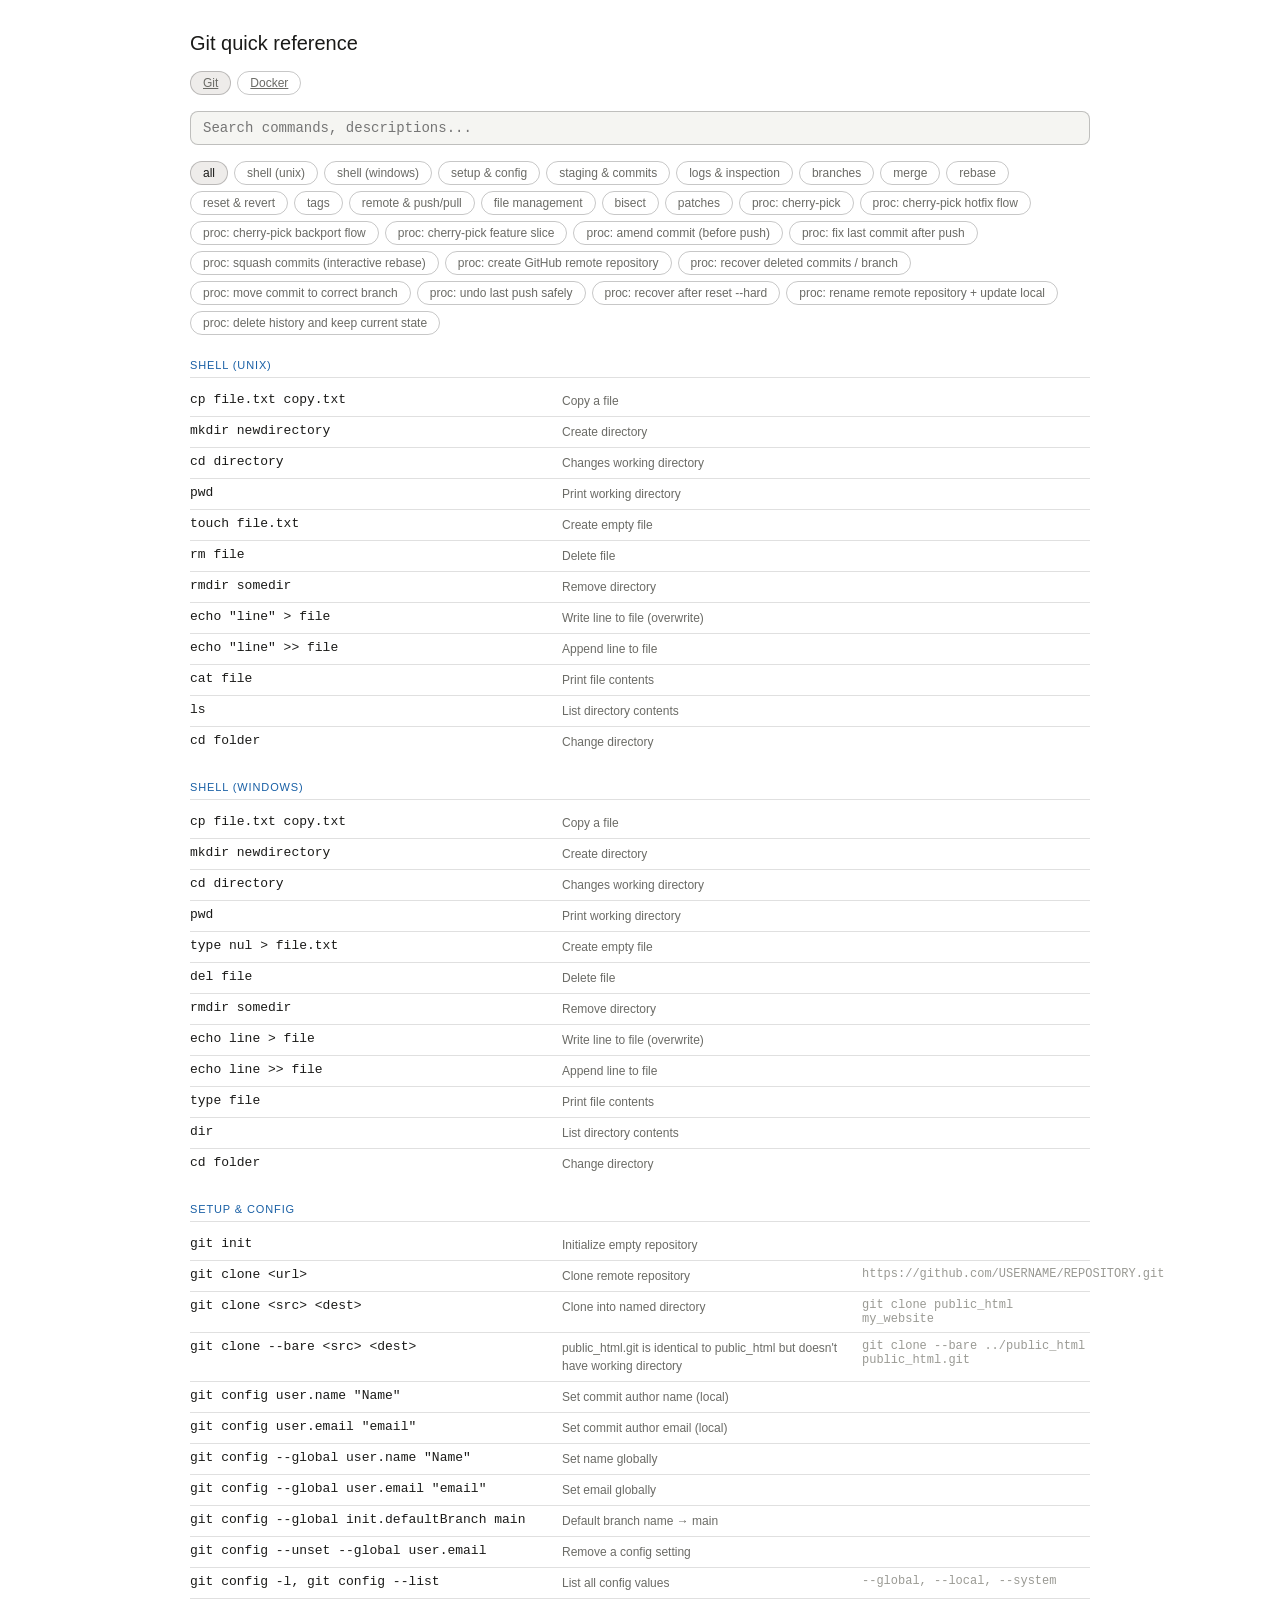
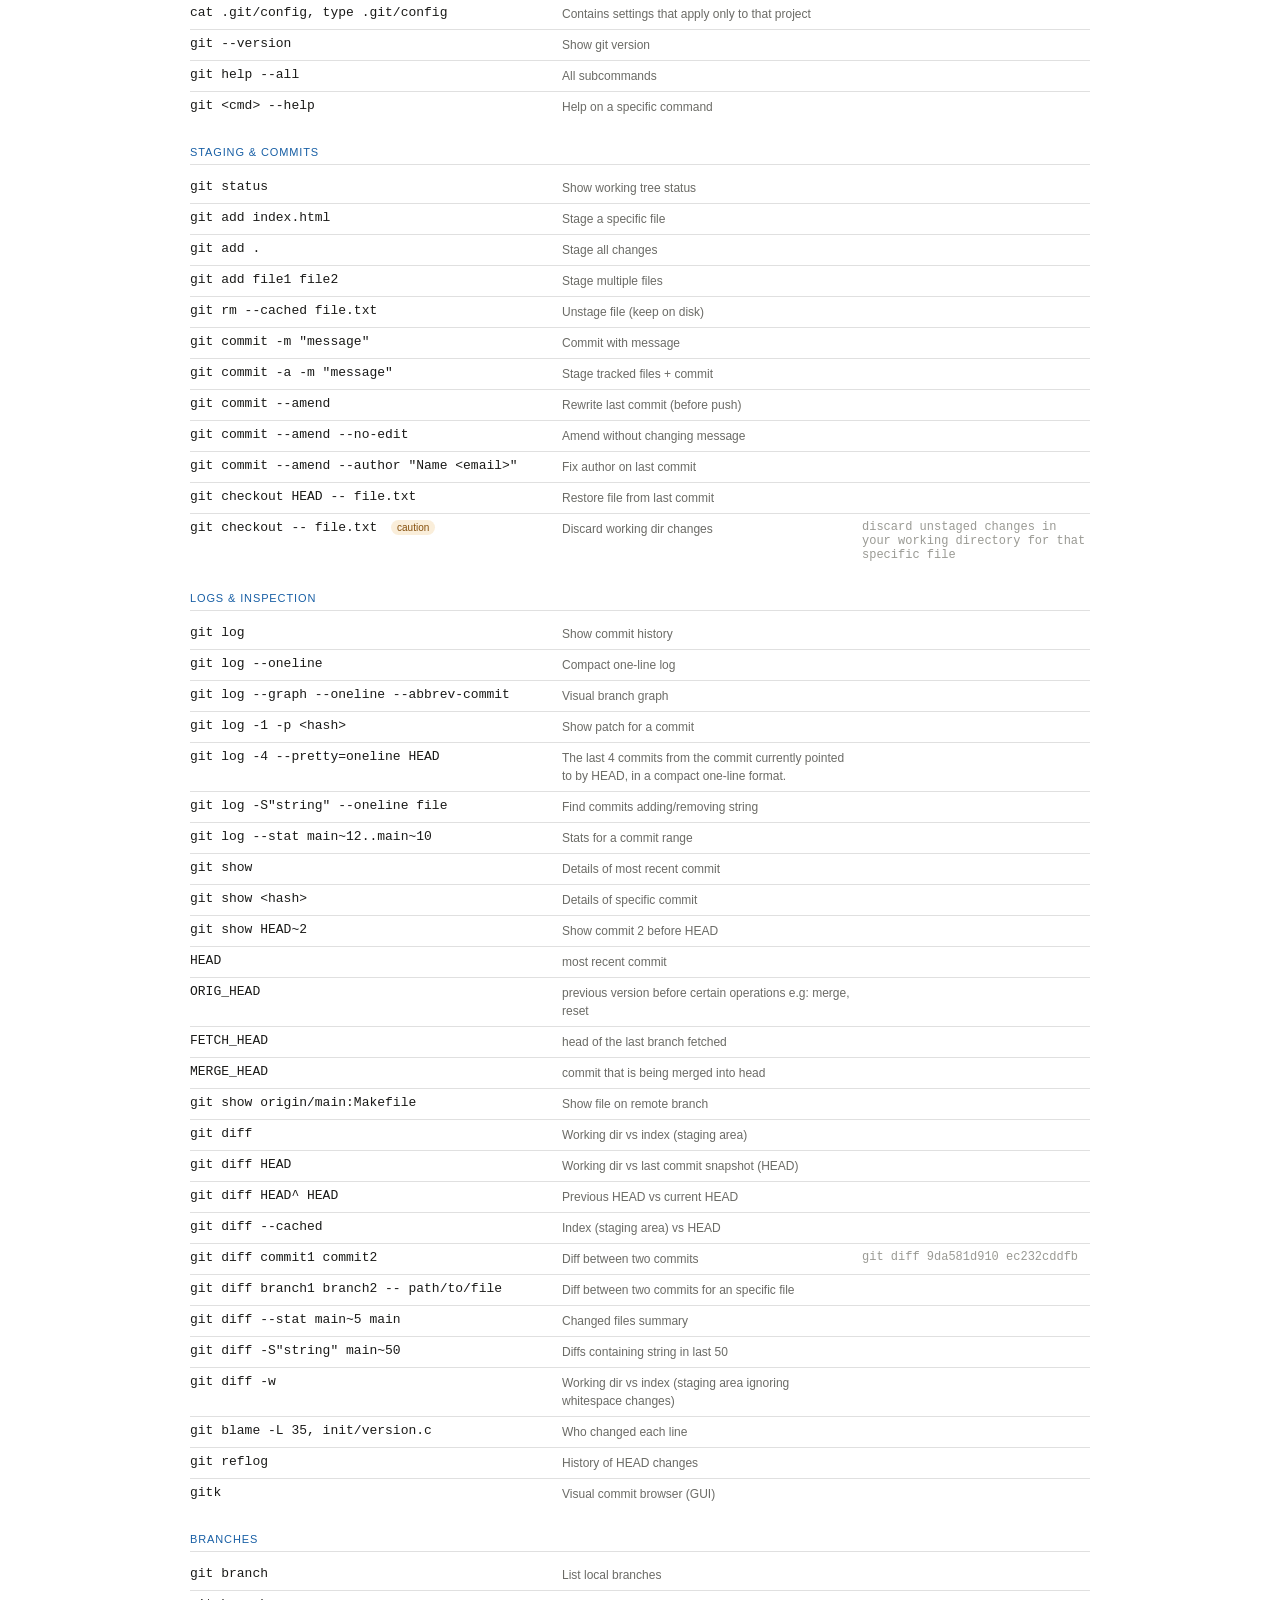
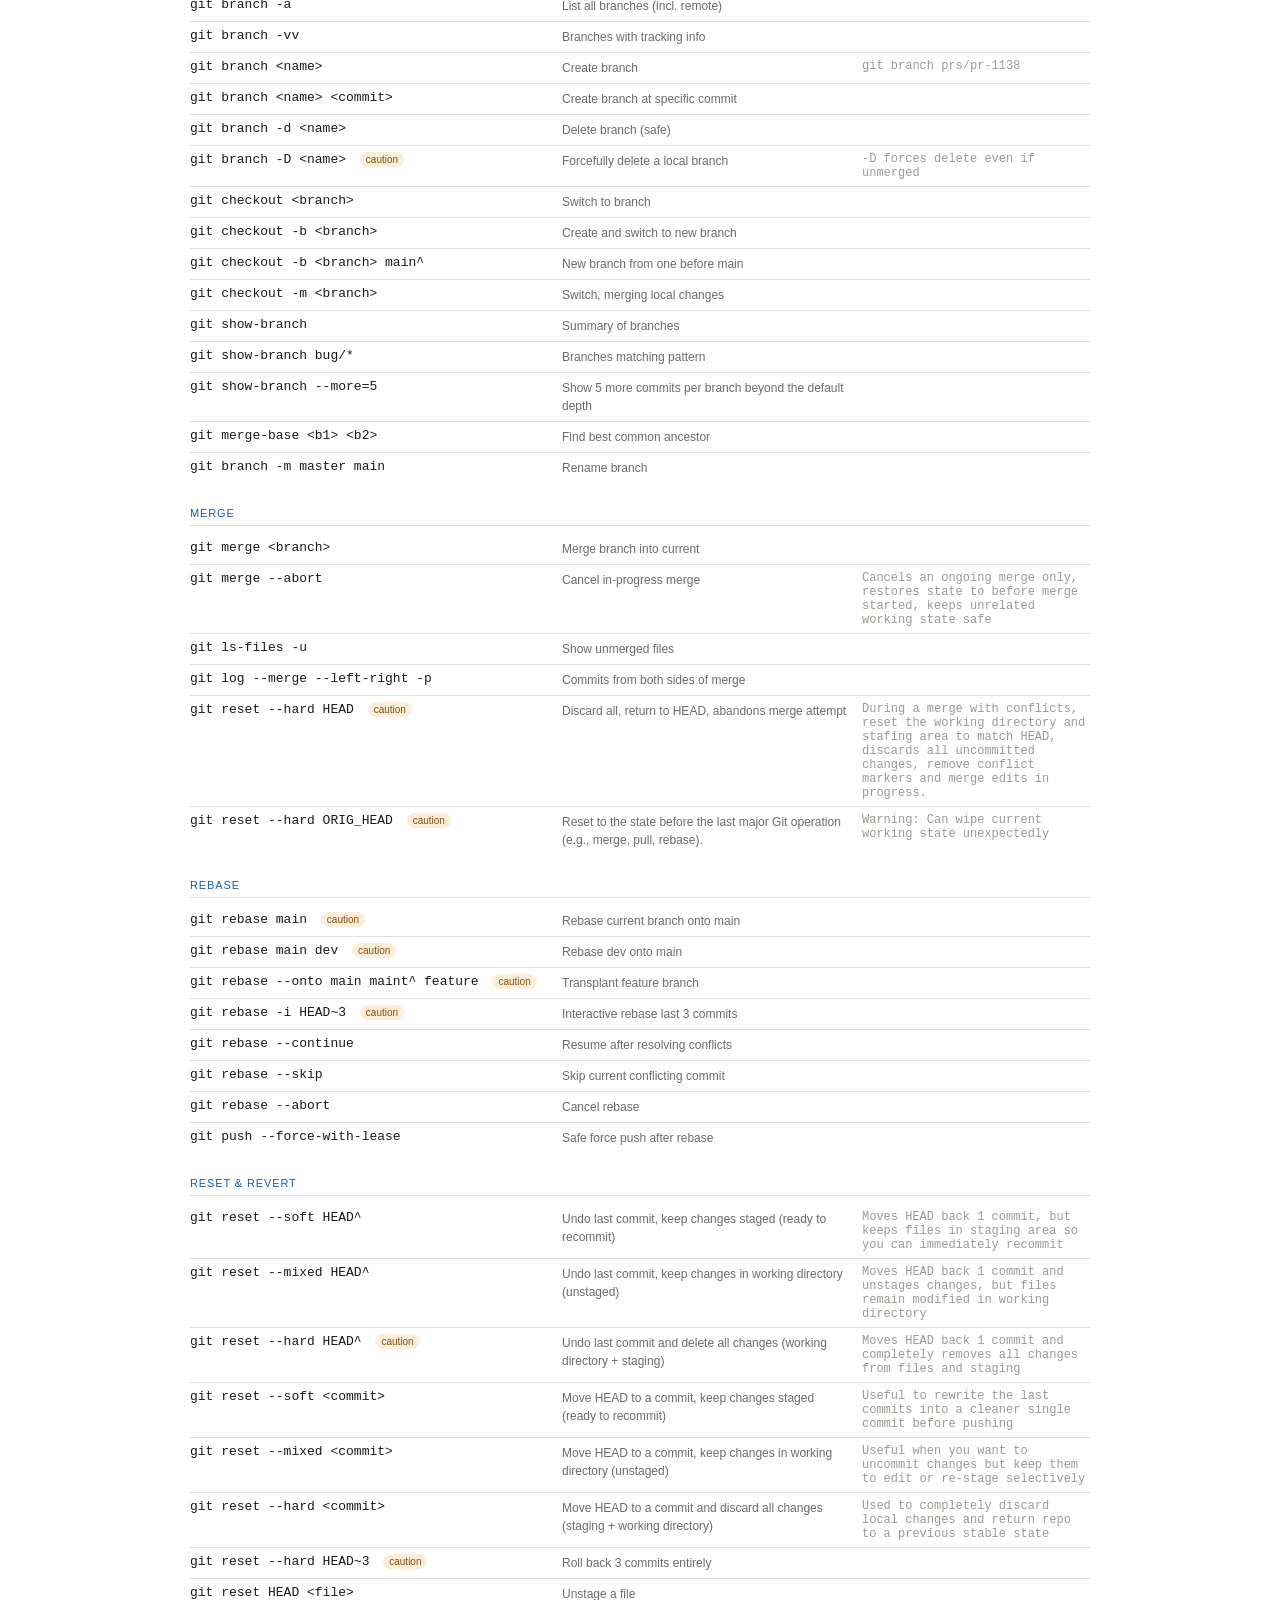
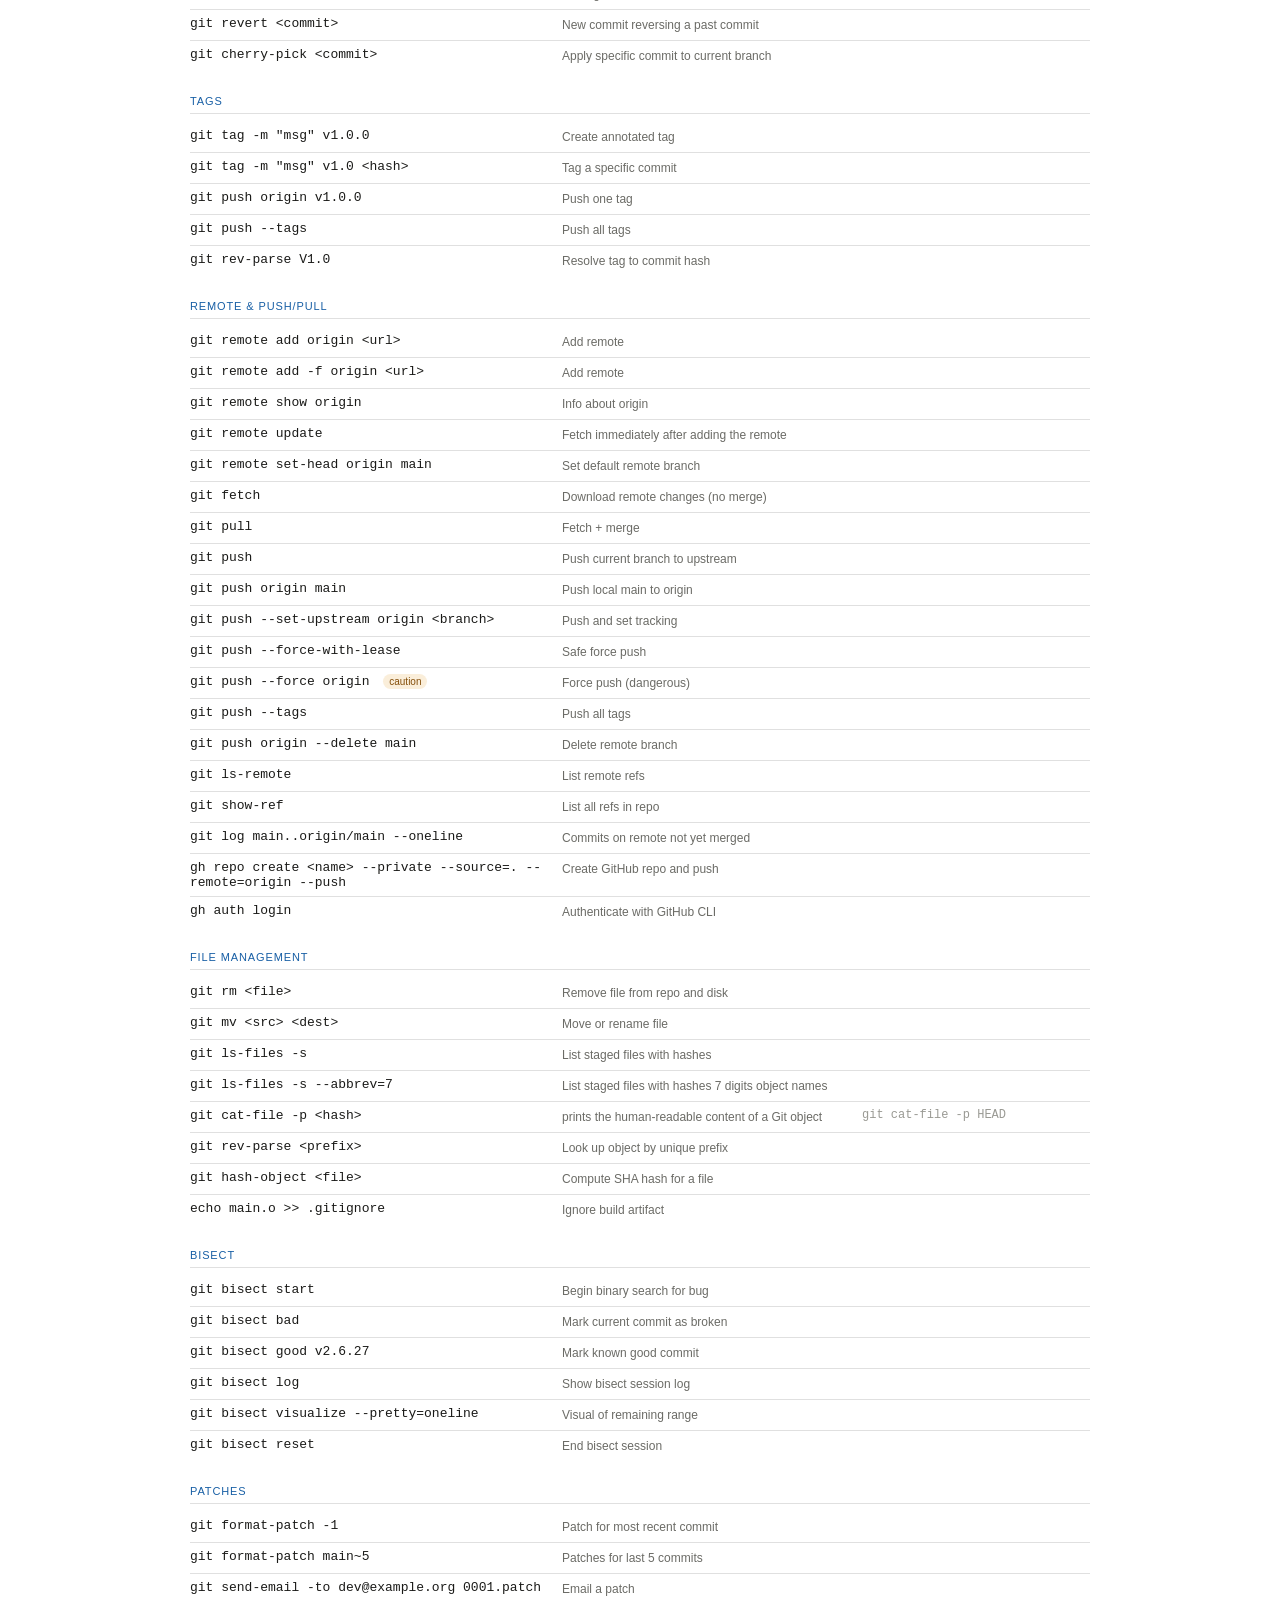
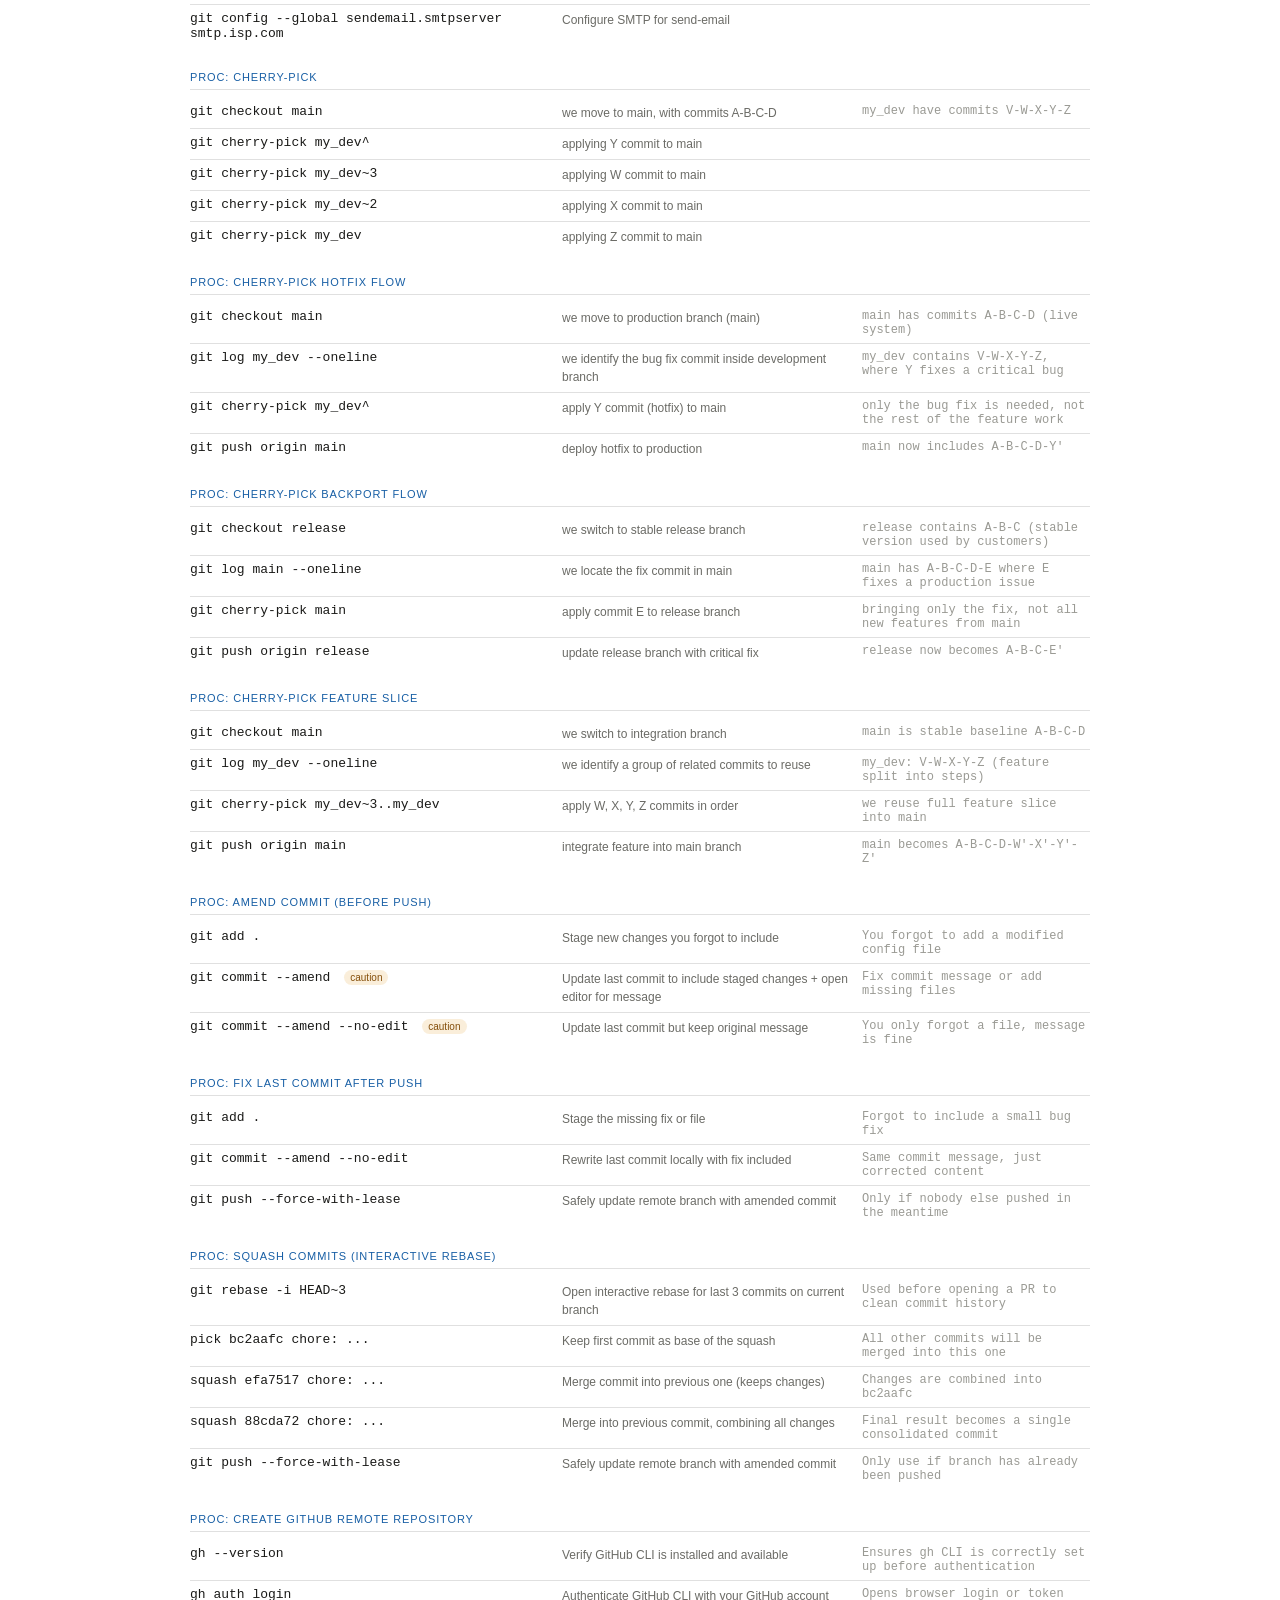
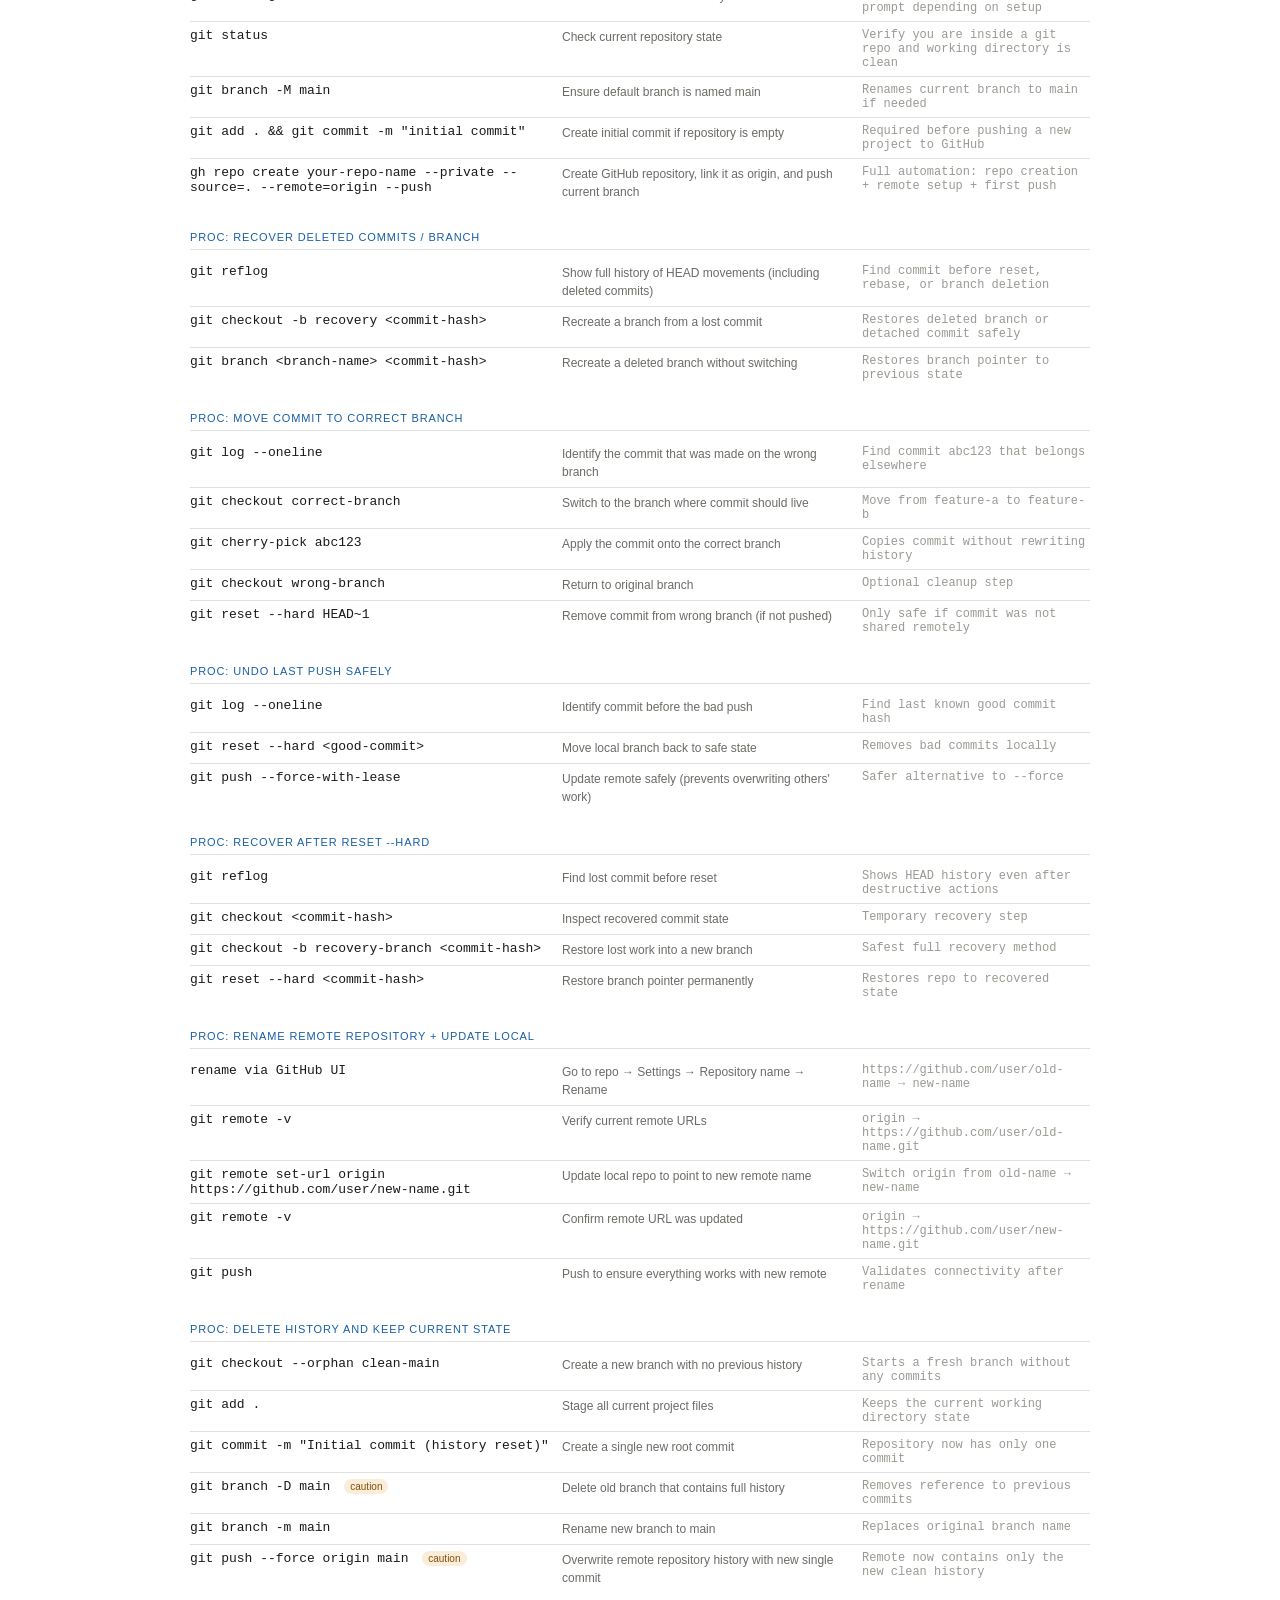
<file: index.html>
<!doctype html>
<html lang="en">
  <head>
    <meta charset="UTF-8" />
    <meta name="viewport" content="width=device-width, initial-scale=1.0" />
    <title>Git Reference</title>
    <link rel="stylesheet" href="styles.css" />
  </head>
  <body>
    <div class="container">
      <h1>Git quick reference</h1>
      <div class="navbar">
        <a href="index.html" class="chip" style="background: var(--bg3)">Git</a>
        <a href="docker.html" class="chip">Docker</a>
      </div>
      <div class="search-bar">
        <input
          type="text"
          id="q"
          placeholder="Search commands, descriptions..."
        />
      </div>
      <div class="filter-row" id="chips"></div>
      <div id="out"></div>
    </div>
    <script type="module">
      import { data } from "./js/git-data.js";
      import { initApp } from "./js/app.js";
      initApp(data);
    </script>
  </body>
</html>
</file>
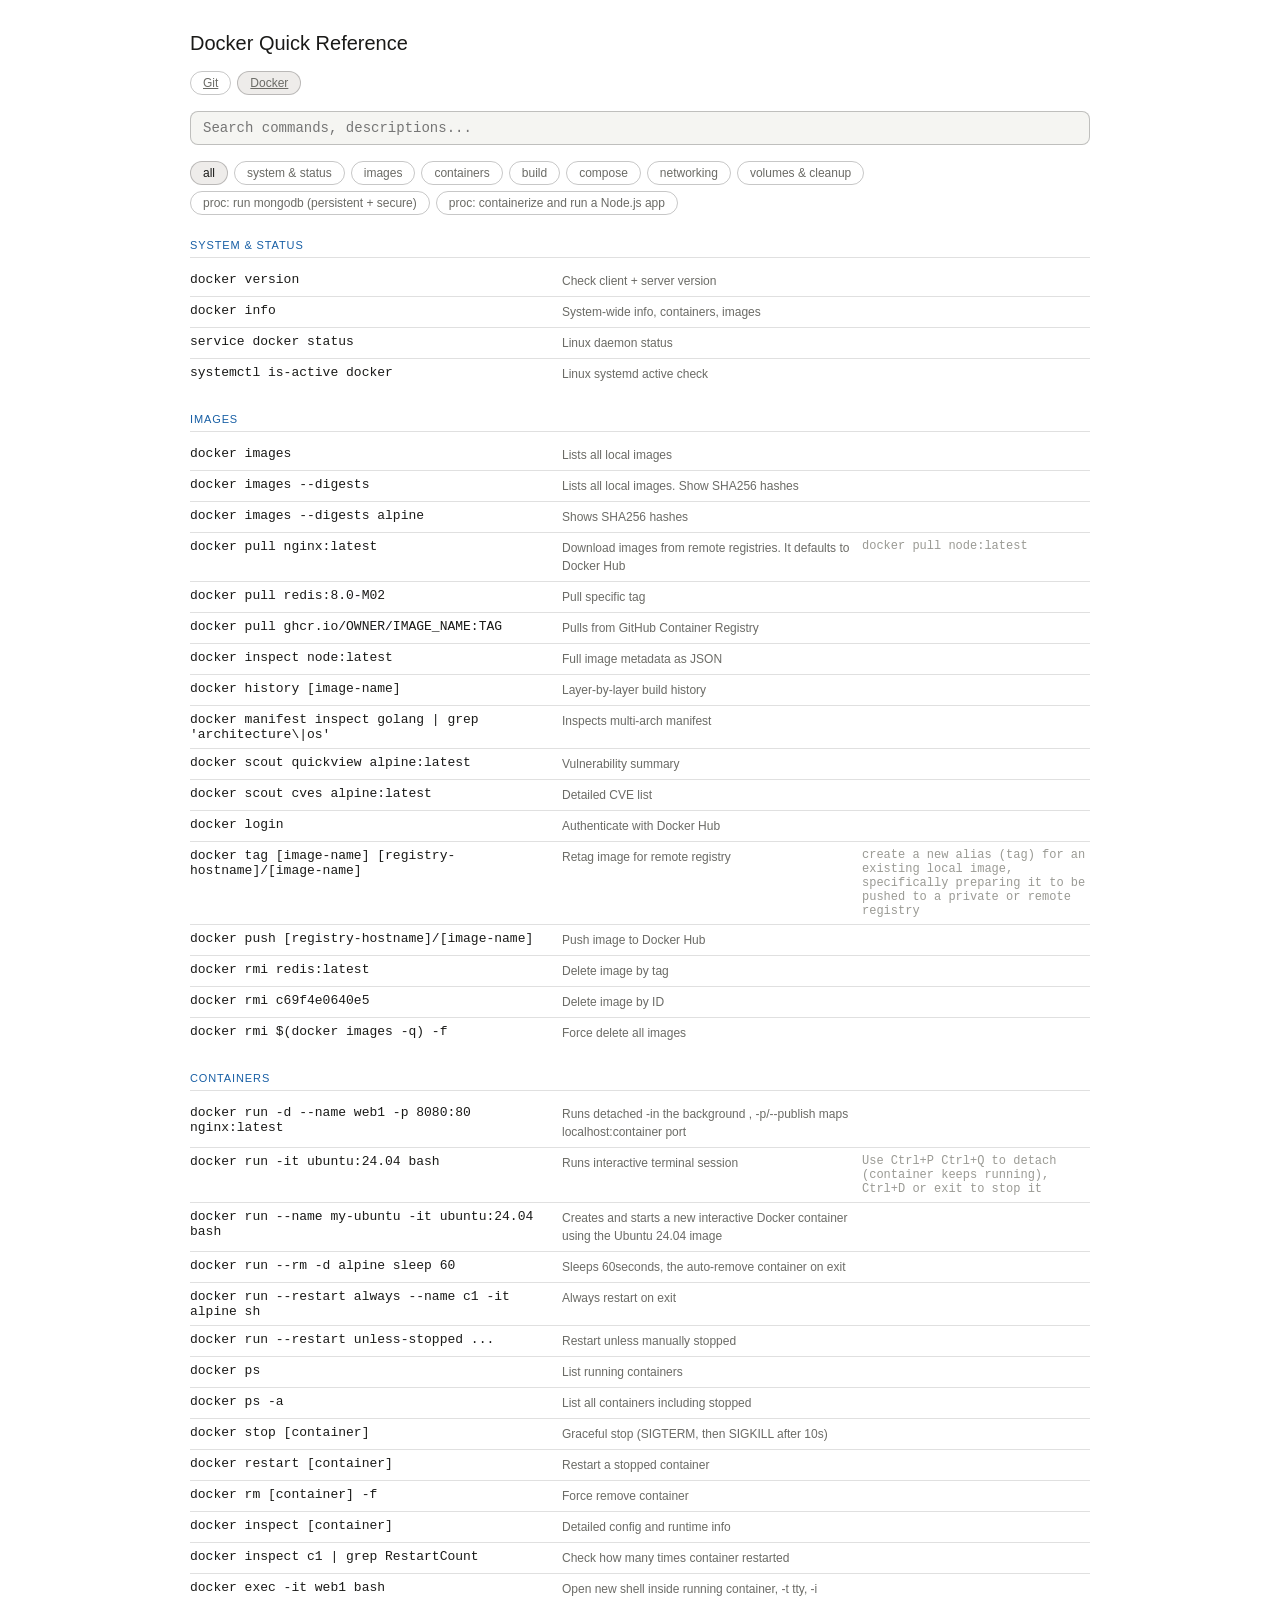
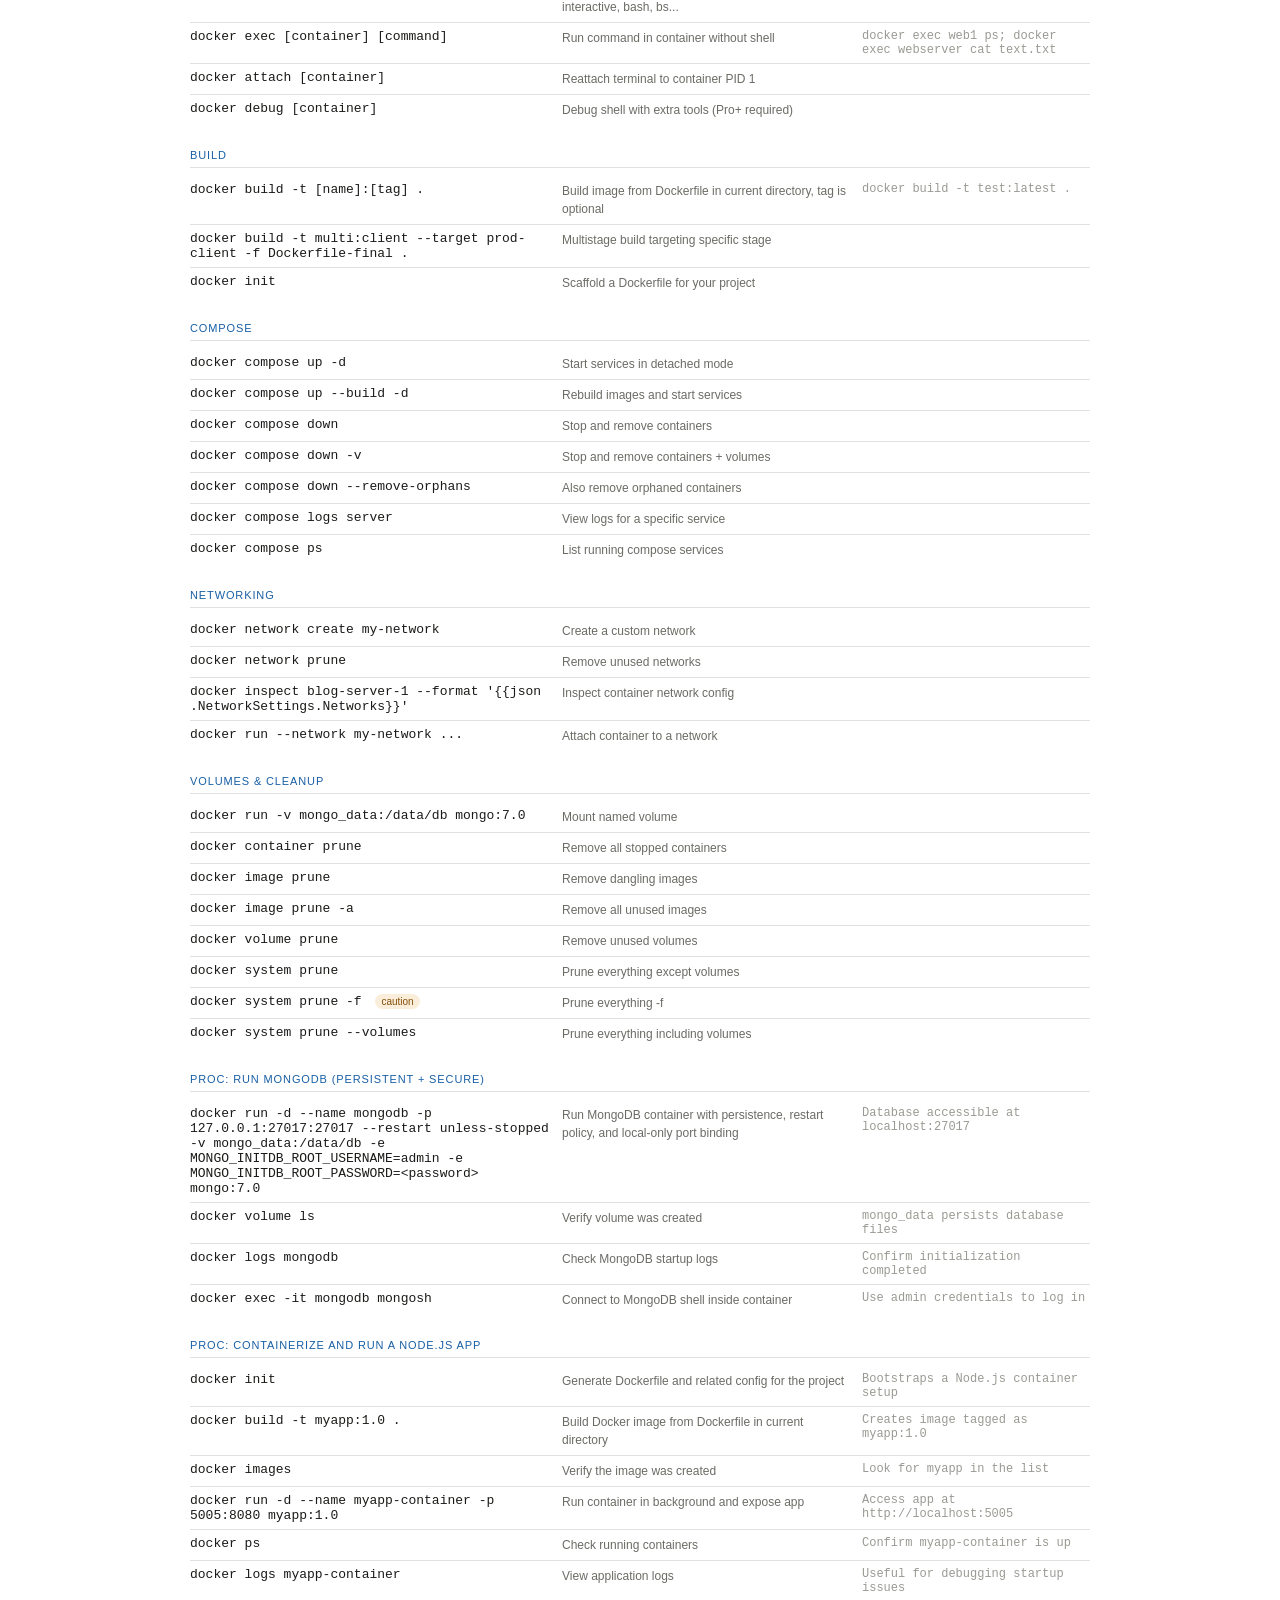
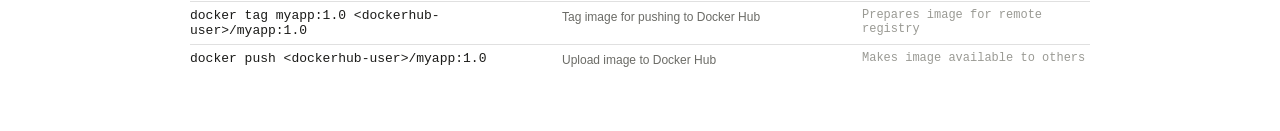
<file: docker.html>
<!doctype html>
<html lang="en">
  <head>
    <meta charset="UTF-8" />
    <meta name="viewport" content="width=device-width, initial-scale=1.0" />
    <title>Docker Reference</title>
    <link rel="stylesheet" href="styles.css" />
  </head>
  <body>
    <div class="container">
      <h1>Docker Quick Reference</h1>
      <div class="navbar">
        <a href="index.html" class="chip">Git</a>
        <a href="docker.html" class="chip" style="background: var(--bg3)"
          >Docker</a
        >
      </div>
      <div class="search-bar">
        <input
          type="text"
          id="q"
          placeholder="Search commands, descriptions..."
        />
      </div>
      <div class="filter-row" id="chips"></div>
      <div id="out"></div>
    </div>
    <script type="module">
      import { data } from "./js/docker-data.js";
      import { initApp } from "./js/app.js";
      initApp(data);
    </script>
  </body>
</html>
</file>
<file: styles.css>
*,
*::before,
*::after {
  box-sizing: border-box;
  margin: 0;
  padding: 0;
}
:root {
  --bg: #ffffff;
  --bg2: #f5f5f2;
  --bg3: #eeecea;
  --text: #1a1a18;
  --text2: #6b6b66;
  --text3: #9a9a94;
  --border: rgba(0, 0, 0, 0.12);
  --border2: rgba(0, 0, 0, 0.22);
  --info: #185fa5;
  --warn-bg: #faeeda;
  --warn-text: #854f0b;
  --mark-bg: #fac775;
  --mark-text: #633806;
  --mono: "SFMono-Regular", "Consolas", "Liberation Mono", monospace;
  --sans: -apple-system, BlinkMacSystemFont, "Segoe UI", sans-serif;
}
@media (prefers-color-scheme: dark) {
  :root {
    --bg: #1e1e1c;
    --bg2: #2a2a28;
    --bg3: #333330;
    --text: #e8e8e4;
    --text2: #9a9a94;
    --text3: #6b6b66;
    --border: rgba(255, 255, 255, 0.1);
    --border2: rgba(255, 255, 255, 0.2);
    --info: #85b7eb;
    --warn-bg: #412402;
    --warn-text: #fac775;
    --mark-bg: #633806;
    --mark-text: #fac775;
  }
}
body {
  font-family: var(--mono);
  background: var(--bg);
  color: var(--text);
  padding: 2rem 1rem;
  min-height: 100vh;
}
.container {
  max-width: 900px;
  margin: 0 auto;
}
h1 {
  font-family: var(--sans);
  font-size: 20px;
  font-weight: 500;
  margin-bottom: 1rem;
  color: var(--text);
}
.search-bar {
  margin-bottom: 1rem;
}
.search-bar input {
  width: 100%;
  padding: 8px 12px;
  font-size: 14px;
  font-family: var(--mono);
  background: var(--bg2);
  color: var(--text);
  border: 0.5px solid var(--border2);
  border-radius: 8px;
  outline: none;
}
.search-bar input:focus {
  border-color: var(--info);
  box-shadow: 0 0 0 2px rgba(24, 95, 165, 0.15);
}
.filter-row {
  display: flex;
  flex-wrap: wrap;
  gap: 6px;
  margin-bottom: 1.5rem;
}
.navbar {
  display: flex;
  gap: 6px;
  margin-bottom: 1rem;
}
.chip {
  display: inline-flex;
  align-items: center; /* vertical center */
  justify-content: center; /* horizontal (optional) */
  font-size: 12px;
  padding: 4px 12px;
  border-radius: 20px;
  border: 0.5px solid var(--border2);
  background: transparent;
  cursor: pointer;
  color: var(--text2);
  font-family: var(--sans);
  transition: all 0.1s;
}
.chip:hover {
  background: var(--bg2);
}
.chip.active {
  background: var(--bg3);
  color: var(--text);
  border-color: var(--border2);
}
.section {
  margin-bottom: 1.5rem;
}
.section-title {
  font-size: 11px;
  font-weight: 500;
  text-transform: uppercase;
  letter-spacing: 0.08em;
  color: var(--info);
  padding-bottom: 6px;
  border-bottom: 0.5px solid var(--border);
  margin-bottom: 8px;
  font-family: var(--sans);
}
.cmd-row {
  display: grid;
  grid-template-columns: minmax(0, 1.2fr) minmax(0, 1fr) minmax(0, 0.8fr);
  gap: 0;
  border-bottom: 0.5px solid var(--border);
  padding: 6px 0;
  align-items: start;
}
.cmd-row:last-child {
  border-bottom: none;
}
.cmd {
  font-size: 13px;
  color: var(--text);
}
.cmd .arg {
  color: var(--info);
}
.desc {
  font-size: 12px;
  color: var(--text2);
  padding-left: 12px;
  font-family: var(--sans);
  line-height: 1.5;
}
.example-col {
  font-size: 12px;
  color: var(--text3);
  padding-left: 12px;
  font-family: var(--mono);
}
.badge {
  display: inline-block;
  font-size: 10px;
  padding: 2px 6px;
  border-radius: 10px;
  background: var(--warn-bg);
  color: var(--warn-text);
  margin-left: 6px;
  font-family: var(--sans);
  vertical-align: middle;
}
.no-results {
  color: var(--text3);
  font-size: 13px;
  font-family: var(--sans);
  padding: 1rem 0;
}
mark {
  background: var(--mark-bg);
  color: var(--mark-text);
  border-radius: 2px;
}
@media (max-width: 600px) {
  .cmd-row {
    grid-template-columns: 1fr;
  }
  .desc,
  .example-col {
    padding-left: 0;
    padding-top: 2px;
  }
  .example-col {
    display: none;
  }
}
</file>
